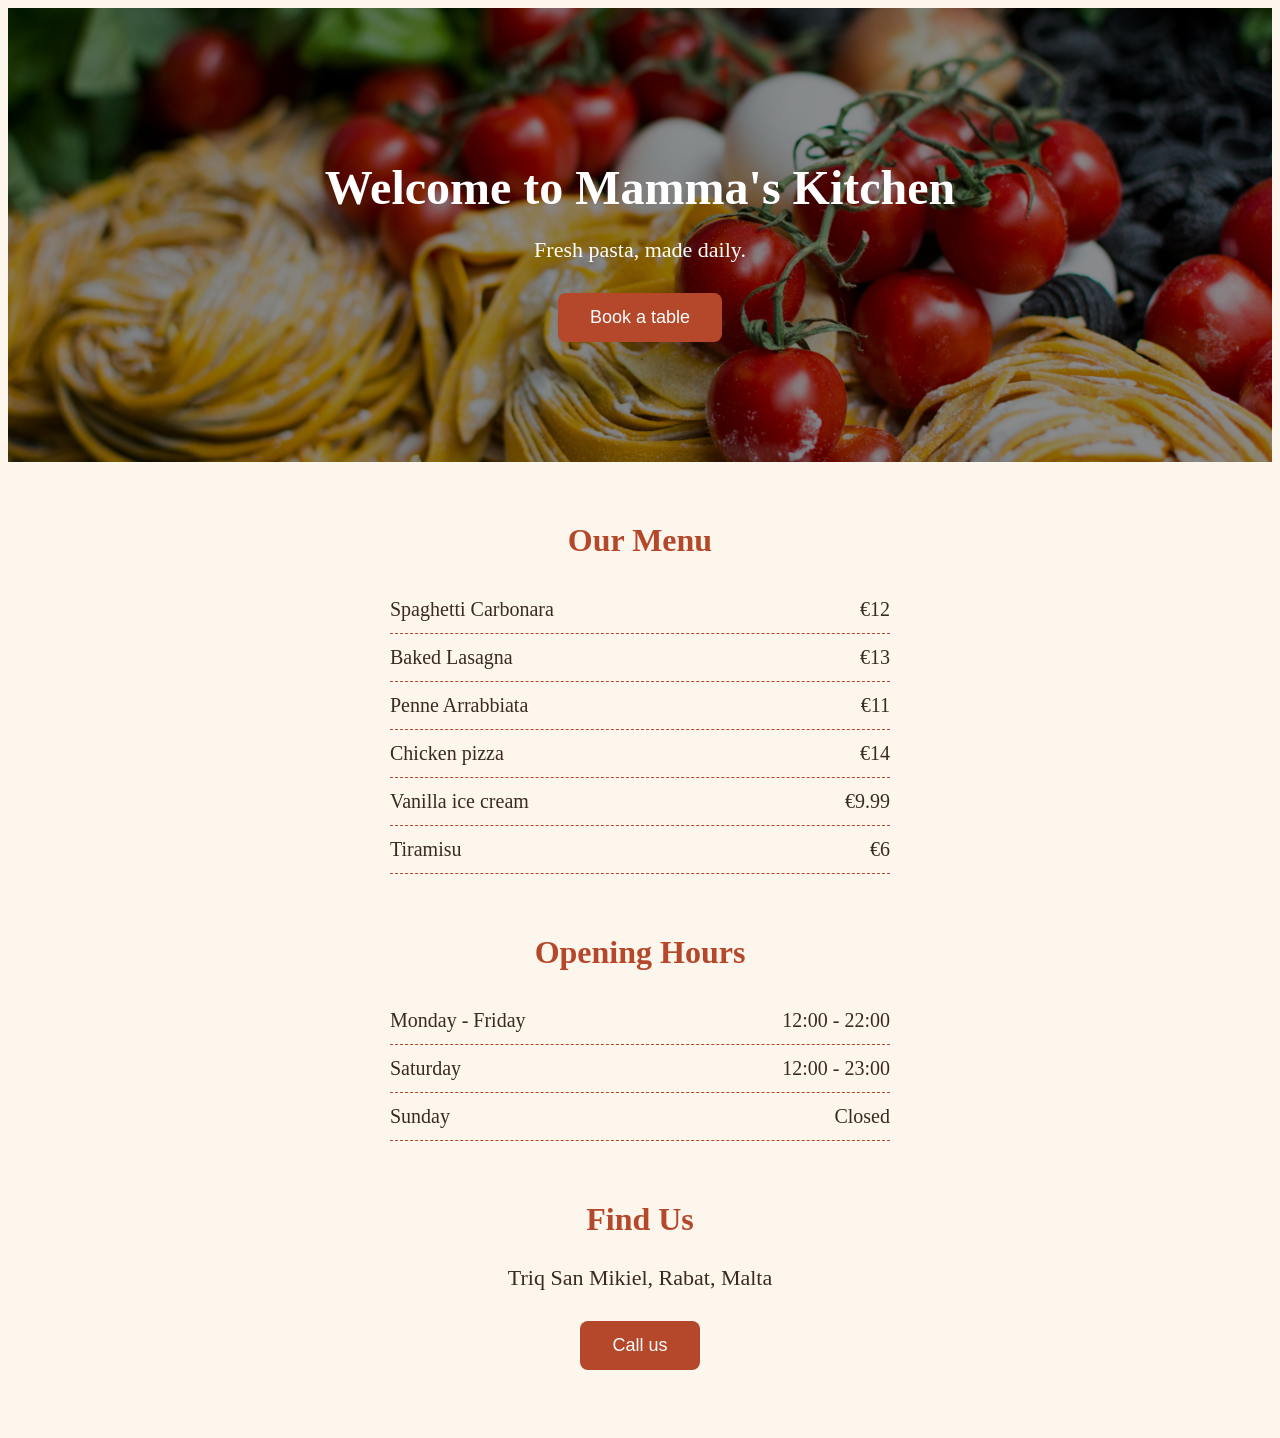
<file: index.html>
<!DOCTYPE html>
<html>
<head>
  <meta name="viewport" content="width=device-width, initial-scale=1">
  <title>Mamma's Kitchen</title>
  <link rel="stylesheet" href="style.css">
</head>
<body>
  <div class="hero">
    <div class="hero-text">
      <h1>Welcome to Mamma's Kitchen</h1>
      <p>Fresh pasta, made daily.</p>
      <a class="button" href="booking.html">Book a table</a>
    </div>
  </div>

  <h2>Our Menu</h2>
  <div class="menu">
    <div class="item"><span>Spaghetti Carbonara</span><span>€12</span></div>
    <div class="item"><span>Baked Lasagna</span><span>€13</span></div>
    <div class="item"><span>Penne Arrabbiata</span><span>€11</span></div>
    <div class="item"><span>Chicken pizza</span><span>€14</span></div>
    <div class="item"><span>Vanilla ice cream</span><span>€9.99</span></div>
    <div class="item"><span>Tiramisu</span><span>€6</span></div>
  </div>

  <h2>Opening Hours</h2>
  <div class="menu">
    <div class="item"><span>Monday - Friday</span><span>12:00 - 22:00</span></div>
    <div class="item"><span>Saturday</span><span>12:00 - 23:00</span></div>
    <div class="item"><span>Sunday</span><span>Closed</span></div>
  </div>

  <h2>Find Us</h2>
  <p>Triq San Mikiel, Rabat, Malta</p>
  <a class="button" href="tel:+35621234567">Call us</a>
</body>
</html>
</file>
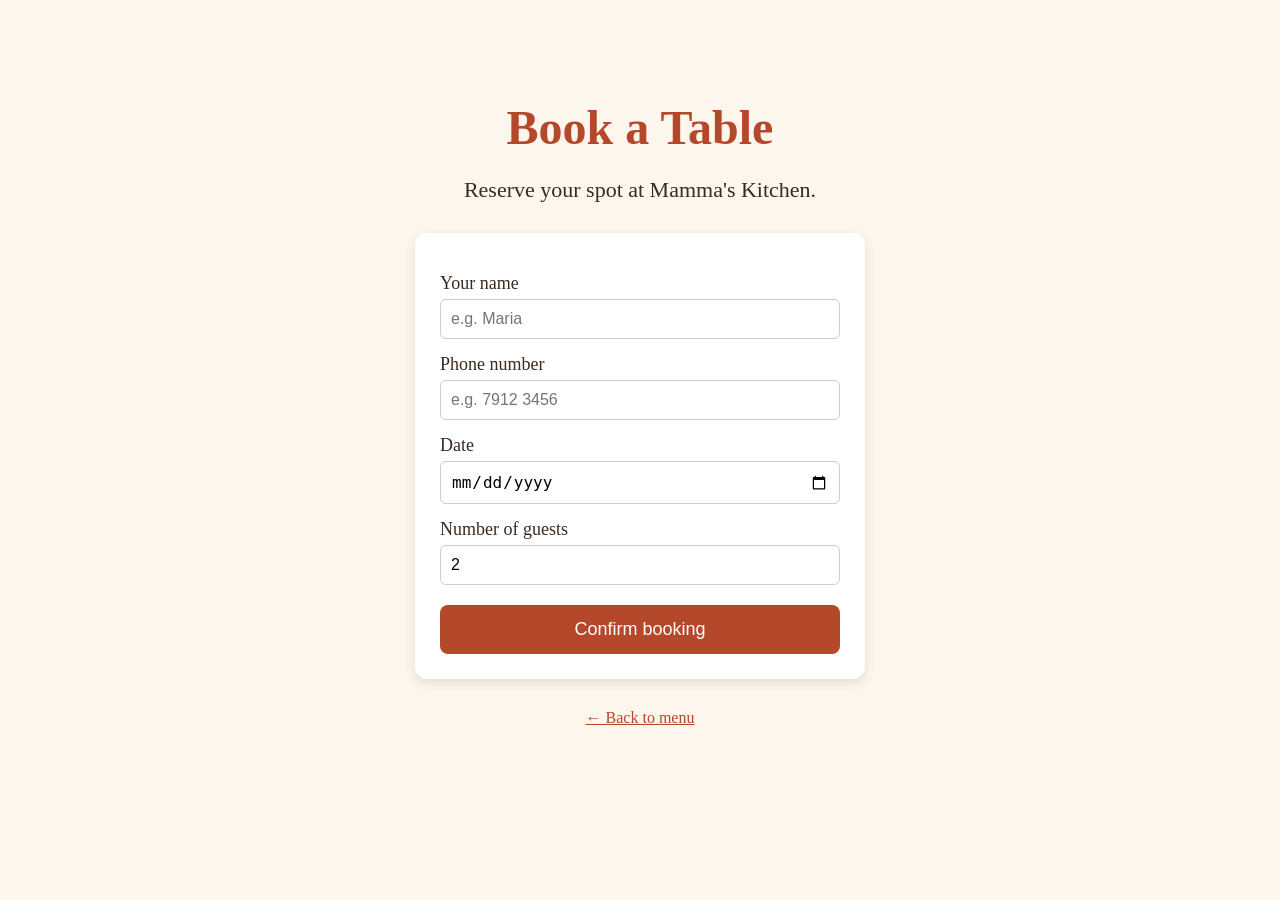
<file: booking.html>
<!DOCTYPE html>
<html>
<head>
  <meta name="viewport" content="width=device-width, initial-scale=1">
  <title>Book a Table - Mamma's Kitchen</title>
  <link rel="stylesheet" href="style.css">
</head>
<body>
  <h1>Book a Table</h1>
  <p>Reserve your spot at Mamma's Kitchen.</p>

  <form id="booking" name="booking" method="POST" action="thanks.html" data-netlify="true">
    <input type="hidden" name="form-name" value="booking">

    <label>Your name</label>
    <input type="text" name="name" placeholder="e.g. Maria" required>

    <label>Phone number</label>
    <input type="tel" name="phone" placeholder="e.g. 7912 3456" required>

    <label>Date</label>
    <input type="date" name="date" required>

    <label>Number of guests</label>
    <input type="number" name="guests" min="1" max="12" value="2" required>

    <button type="submit">Confirm booking</button>
  </form>

  <a class="back" href="index.html">← Back to menu</a>
</body>
</html>
</file>
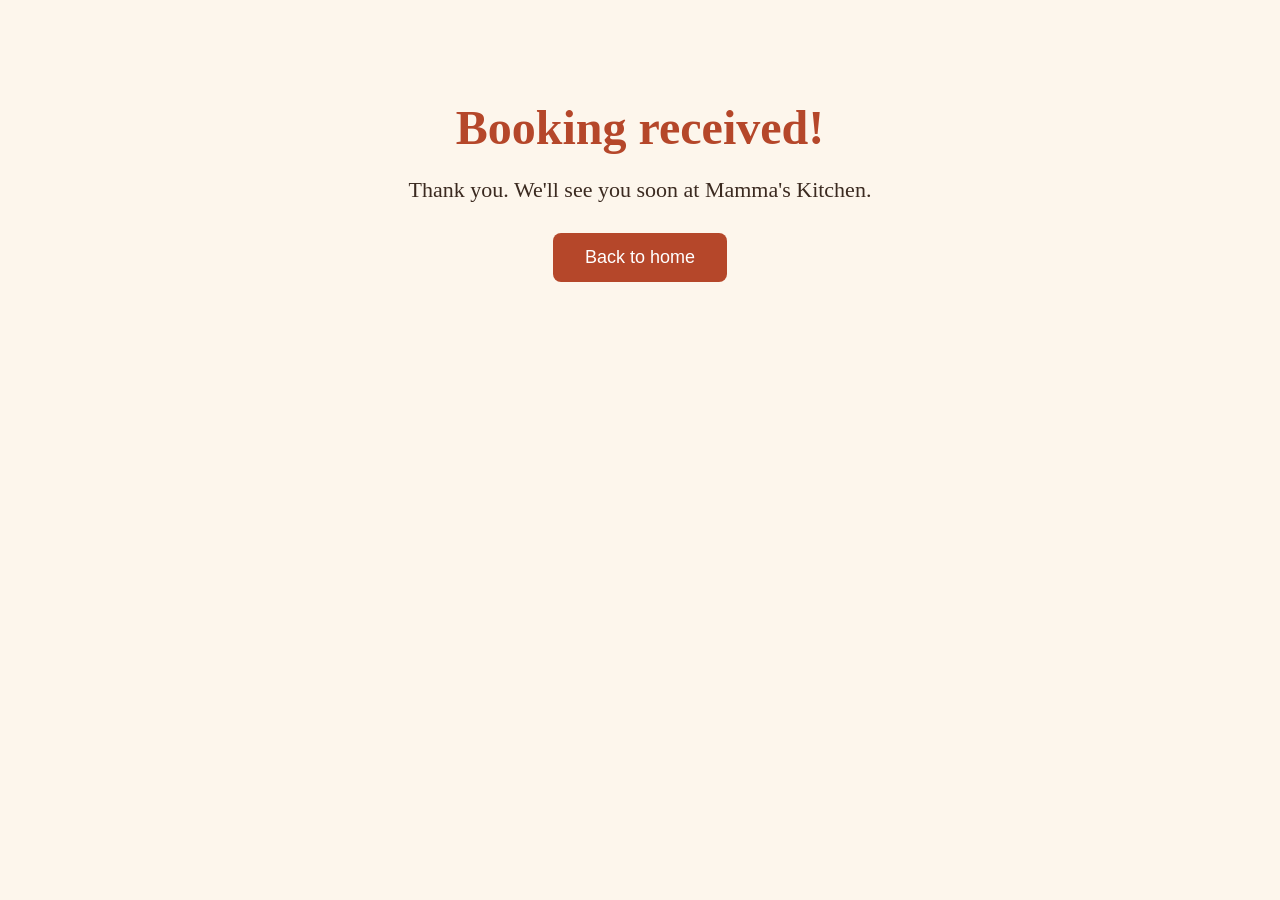
<file: thanks.html>
<!DOCTYPE html>
<html>
  <meta name="viewport" content="width=device-width, initial-scale=1">
  <title>Thank you - Mamma's Kitchen</title>
  <link rel="stylesheet" href="style.css">
</head>
<body>
  <h1>Booking received!</h1>
  <p>Thank you. We'll see you soon at Mamma's Kitchen.</p>
  <a class="button" href="index.html">Back to home</a>
</body>
</html>
</file>
<file: style.css>
body {
  font-family: Georgia, serif;
  background-color: #fdf6ec;
  color: #3b2a20;
  text-align: center;
  padding: 60px 20px;
}

h1 { font-size: 48px; color: #b5472a; margin-bottom: 10px; }
h2 { font-size: 32px; color: #b5472a; margin-top: 60px; }
p  { font-size: 22px; margin-bottom: 30px; }

.menu { max-width: 500px; margin: 0 auto; text-align: left; }

.item {
  display: flex;
  justify-content: space-between;
  border-bottom: 1px dashed #b5472a;
  padding: 12px 0;
  font-size: 20px;
}

button, .button {
  display: inline-block;
  background-color: #b5472a;
  color: white;
  font-family: Arial, sans-serif;
  font-size: 18px;
  padding: 14px 32px;
  border: none;
  border-radius: 8px;
  cursor: pointer;
  text-decoration: none;
}
button:hover, .button:hover { background-color: #8c3720; }

#booking {
  max-width: 400px;
  margin: 30px auto;
  padding: 25px;
  background: white;
  border-radius: 12px;
  text-align: left;
  box-shadow: 0 4px 12px rgba(0,0,0,0.1);
}

#booking label { display: block; margin-top: 15px; font-size: 18px; }

#booking input {
  width: 100%;
  padding: 10px;
  margin-top: 5px;
  font-size: 16px;
  border: 1px solid #ccc;
  border-radius: 6px;
  box-sizing: border-box;
}

#booking button { margin-top: 20px; width: 100%; }

#message { margin-top: 20px; font-size: 20px; color: #2a7a3b; }

.back { display: block; margin-top: 30px; color: #b5472a; }
@media (max-width: 600px) {
  h1 { font-size: 32px; }
  h2 { font-size: 26px; margin-top: 40px; }
  p  { font-size: 18px; }
  .item { font-size: 17px; }
  body { padding: 40px 16px; }
}
.hero {
  background-image: linear-gradient(rgba(0,0,0,0.45), rgba(0,0,0,0.45)), url("hero.jpg");
  background-size: cover;
  background-position: center;
  margin: -60px -20px 0;
  padding: 120px 20px;
  color: white;
}

.hero h1,
.hero p { color: white; }
</file>
